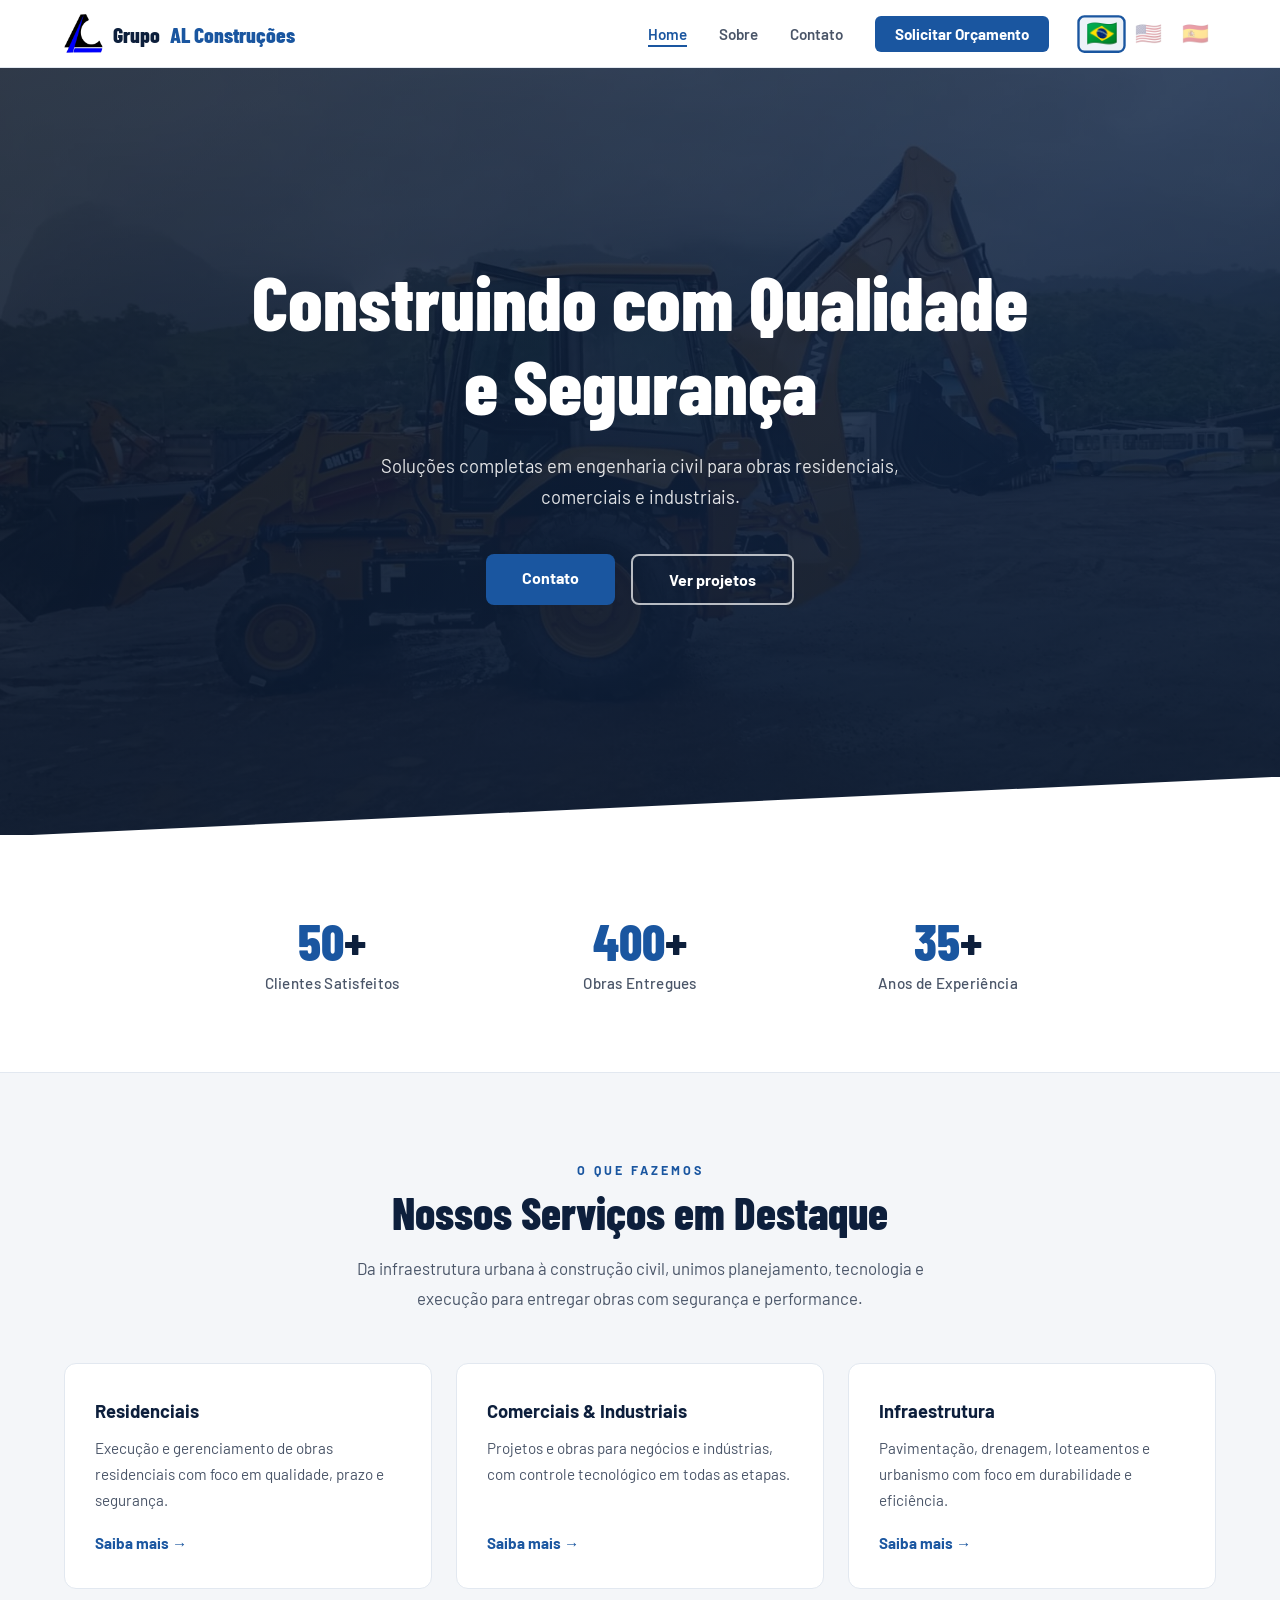
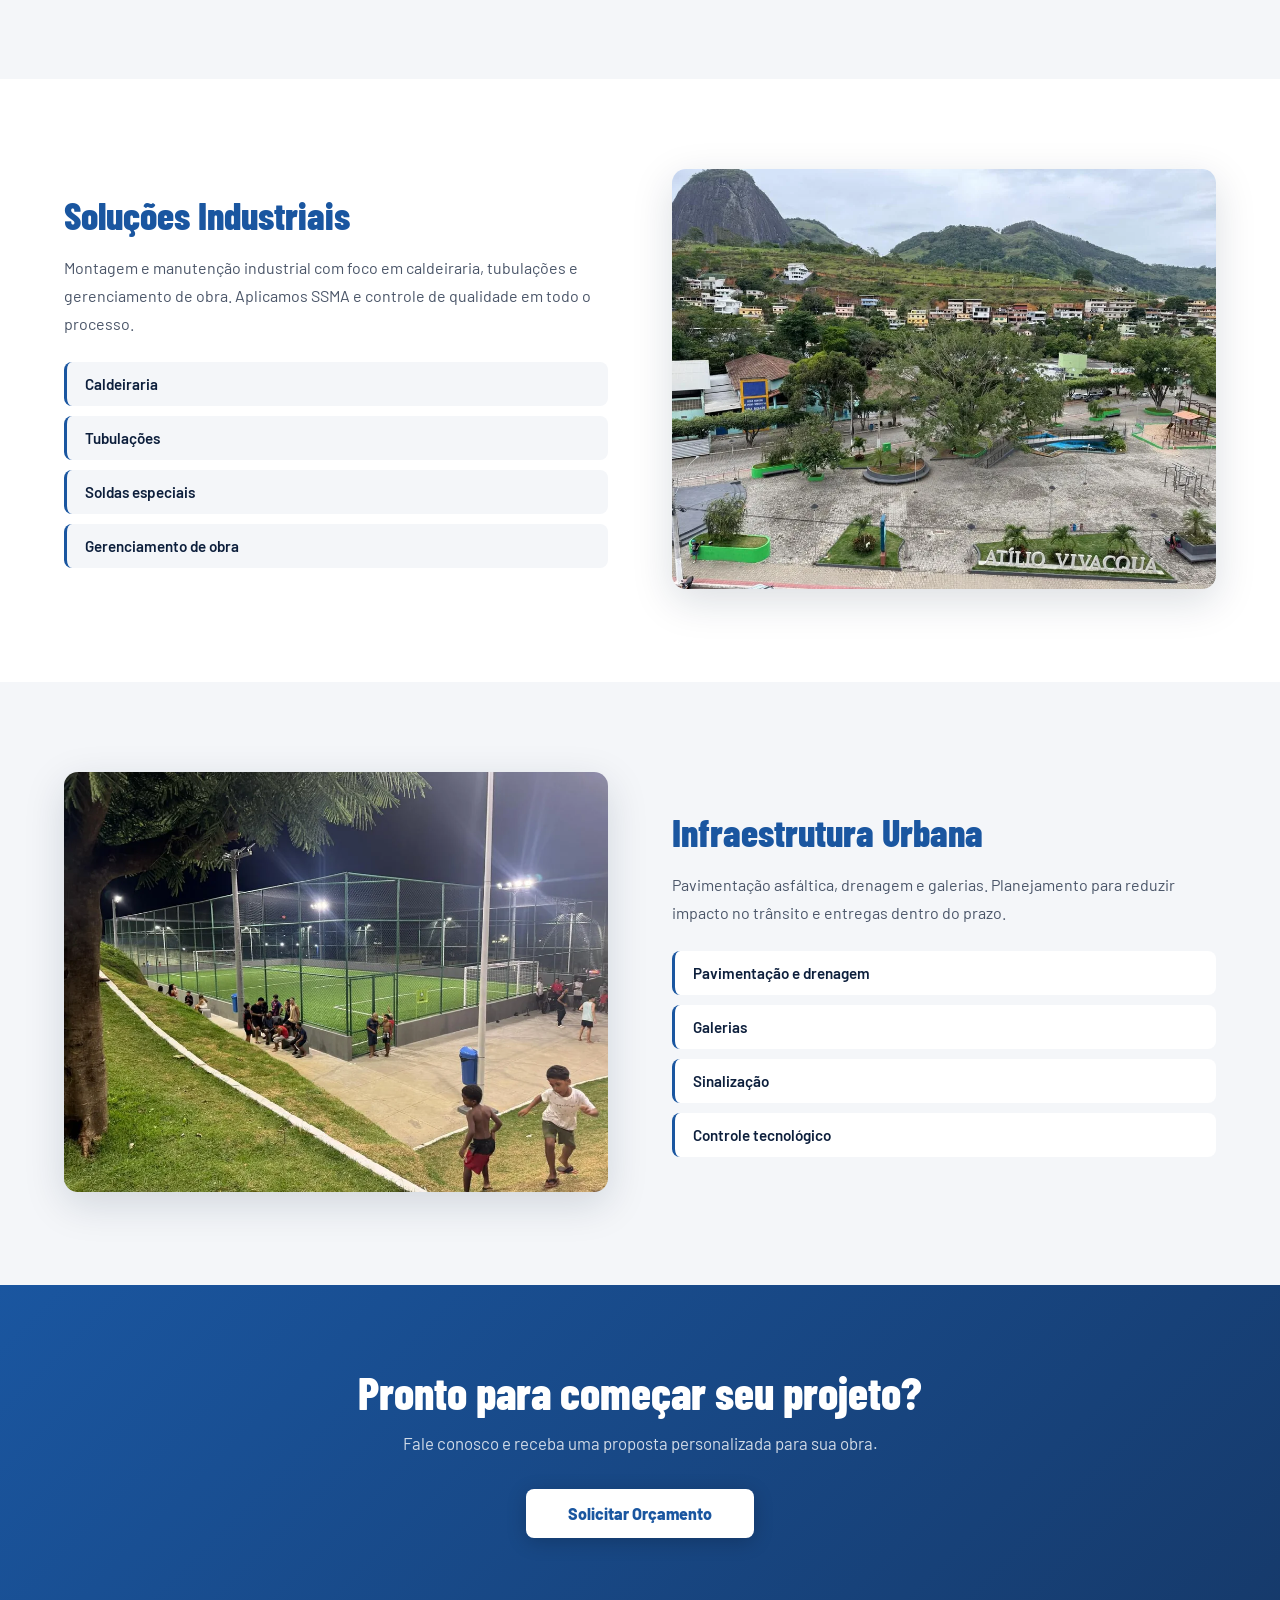
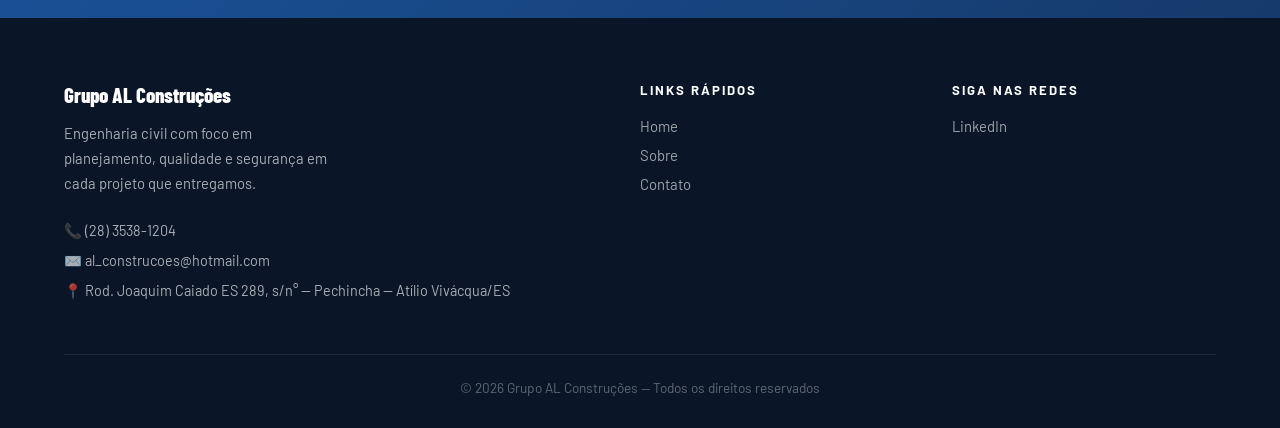
<file: index.html>
<!DOCTYPE html>
<html lang="pt-BR">
<head>
  <meta charset="UTF-8"/>
  <meta name="viewport" content="width=device-width, initial-scale=1.0"/>
  <title>Home | Grupo AL Construções</title>
  <meta name="description" content="Grupo AL Construções — Engenharia civil com foco em planejamento, qualidade e segurança. Obras residenciais, comerciais, industriais e infraestrutura urbana em Atílio Vivácqua/ES."/>
  <meta name="keywords" content="engenharia civil, construção, obras, infraestrutura, pavimentação, Atílio Vivácqua, Espírito Santo"/>
  <meta name="author" content="Grupo AL Construções"/>
  <meta name="robots" content="index, follow"/>
  <link rel="icon" type="image/x-icon" href="assets/images/favicon.ico"/>
  <link rel="icon" type="image/png" sizes="192x192" href="assets/images/favicon-192.png"/>
  <link rel="apple-touch-icon" sizes="180x180" href="assets/images/apple-touch-icon.png"/>
  <link rel="canonical" href="https://grupoalconstrucoes.com.br/"/>

  <!-- Open Graph -->
  <meta property="og:type" content="website"/>
  <meta property="og:url" content="https://grupoalconstrucoes.com.br/"/>
  <meta property="og:title" content="Grupo AL Construções | Engenharia Civil"/>
  <meta property="og:description" content="Mais de 35 anos construindo com qualidade, segurança e compromisso. Obras residenciais, comerciais e infraestrutura urbana no ES."/>
  <meta property="og:image" content="https://grupoalconstrucoes.com.br/assets/images/hero-home.webp"/>
  <meta property="og:locale" content="pt_BR"/>
  <meta property="og:site_name" content="Grupo AL Construções"/>

  <!-- Twitter Card -->
  <meta name="twitter:card" content="summary_large_image"/>
  <meta name="twitter:title" content="Grupo AL Construções | Engenharia Civil"/>
  <meta name="twitter:description" content="Mais de 35 anos construindo com qualidade, segurança e compromisso no ES."/>
  <meta name="twitter:image" content="https://grupoalconstrucoes.com.br/assets/images/hero-home.webp"/>

  <link href="https://fonts.googleapis.com/css2?family=Barlow:wght@400;500;600;700;800&family=Barlow+Condensed:wght@600;700;800&display=swap" rel="stylesheet"/>
  <link rel="stylesheet" href="assets/css/style.css"/>
</head>

<body data-page="home">

  <nav id="navbar"></nav>

  <!-- HERO -->
  <section class="hero-home">
    <div class="hero-bg" style="background-image:url('assets/images/hero-home.webp');"></div>
    <div class="hero-overlay"></div>
    <div class="hero-home-content">
      <h1 data-i18n="hero_title_home">Construindo com <em>Qualidade</em> e <em>Segurança</em></h1>
      <p data-i18n="hero_sub_home">Soluções completas em engenharia civil para obras residenciais, comerciais e industriais.</p>
      <div class="hero-btns">
        <a href="contato.html" class="btn-primary" data-i18n="hero_btn_contact">Contato</a>
        <a href="sobre.html"   class="btn-outline"  data-i18n="hero_btn_projects">Ver projetos</a>
      </div>
    </div>
  </section>

  <!-- STATS -->
  <section class="stats">
    <div class="stats-grid">
      <div class="stat-item">
        <div class="stat-num"><span data-i18n="stat_1_num">50</span>+</div>
        <div class="stat-label" data-i18n="stat_1_label">Clientes Satisfeitos</div>
      </div>
      <div class="stat-item">
        <div class="stat-num"><span data-i18n="stat_2_num">400</span>+</div>
        <div class="stat-label" data-i18n="stat_2_label">Obras Entregues</div>
      </div>
      <div class="stat-item">
        <div class="stat-num"><span data-i18n="stat_4_num">35</span>+</div>
        <div class="stat-label" data-i18n="stat_4_label">Anos de Experiência</div>
      </div>
    </div>
  </section>

  <!-- SERVIÇOS EM DESTAQUE -->
  <section class="services">
    <div class="inner">
      <div class="services-header">
        <span class="section-label" data-i18n="srv_label">O que fazemos</span>
        <h2 class="section-title" data-i18n="srv_title">Nossos Serviços em Destaque</h2>
        <p class="section-sub" data-i18n="srv_sub">Da infraestrutura urbana à construção civil, unimos planejamento, tecnologia e execução para entregar obras com segurança e performance.</p>
      </div>
      <div class="services-grid">
        <div class="service-card">
          <h3 data-i18n="srv_1_title">Residenciais</h3>
          <p data-i18n="srv_1_text">Execução e gerenciamento de obras residenciais com foco em qualidade, prazo e segurança.</p>
          <a href="sobre.html" class="service-link" data-i18n="srv_link">Saiba mais</a>
        </div>
        <div class="service-card">
          <h3 data-i18n="srv_2_title">Comerciais & Industriais</h3>
          <p data-i18n="srv_2_text">Projetos e obras para negócios e indústrias, com controle tecnológico em todas as etapas.</p>
          <a href="sobre.html" class="service-link" data-i18n="srv_link">Saiba mais</a>
        </div>
        <div class="service-card">
          <h3 data-i18n="srv_3_title">Infraestrutura</h3>
          <p data-i18n="srv_3_text">Pavimentação, drenagem, loteamentos e urbanismo com foco em durabilidade e eficiência.</p>
          <a href="sobre.html" class="service-link" data-i18n="srv_link">Saiba mais</a>
        </div>
      </div>
    </div>
  </section>

  <!-- DETALHE: SOLUÇÕES INDUSTRIAIS -->
  <section class="service-detail" style="padding: 90px 5%;">
    <div class="service-detail-inner">
      <div class="service-detail-text">
        <h2 data-i18n="det_1_title">Soluções Industriais</h2>
        <p data-i18n="det_1_text">Montagem e manutenção industrial com foco em caldeiraria, tubulações e gerenciamento de obra. Aplicamos SSMA e controle de qualidade em todo o processo.</p>
        <div class="service-tags">
          <div class="service-tag" data-i18n="det_1_tag_1">Caldeiraria</div>
          <div class="service-tag" data-i18n="det_1_tag_2">Tubulações</div>
          <div class="service-tag" data-i18n="det_1_tag_3">Soldas especiais</div>
          <div class="service-tag" data-i18n="det_1_tag_4">Gerenciamento de obra</div>
        </div>
      </div>
      <div class="service-detail-img">
        <img src="assets/images/obras/industrial.webp" alt="Soluções Industriais" loading="lazy"/>
      </div>
    </div>
  </section>

  <!-- DETALHE: INFRAESTRUTURA URBANA -->
  <section class="service-detail alt" style="padding: 90px 5%;">
    <div class="service-detail-inner">
      <div class="service-detail-text">
        <h2 data-i18n="det_2_title">Infraestrutura Urbana</h2>
        <p data-i18n="det_2_text">Pavimentação asfáltica, drenagem e galerias. Planejamento para reduzir impacto no trânsito e entregas dentro do prazo.</p>
        <div class="service-tags">
          <div class="service-tag" data-i18n="det_2_tag_1">Pavimentação e drenagem</div>
          <div class="service-tag" data-i18n="det_2_tag_2">Galerias</div>
          <div class="service-tag" data-i18n="det_2_tag_3">Sinalização</div>
          <div class="service-tag" data-i18n="det_2_tag_4">Controle tecnológico</div>
        </div>
      </div>
      <div class="service-detail-img">
        <img src="assets/images/obras/infraestrutura.webp" alt="Infraestrutura Urbana" loading="lazy"/>
      </div>
    </div>
  </section>

  <!-- CTA -->
  <section class="cta-banner">
    <h2 data-i18n="cta_title">Pronto para começar seu projeto?</h2>
    <p data-i18n="cta_sub">Fale conosco e receba uma proposta personalizada para sua obra.</p>
    <a href="contato.html" class="btn-cta" data-i18n="cta_btn">Solicitar Orçamento</a>
  </section>

  <footer id="footer"></footer>

  <script src="assets/js/main.js"></script>
  <script>
    // Traduções específicas da Home — adicionadas ao objeto T do main.js
    document.addEventListener('DOMContentLoaded', () => {
      const extra = {
        pt: {
          hero_btn_contact: "Contato", hero_btn_projects: "Ver projetos",
          stat_1_num:"50",  stat_1_label:"Clientes Satisfeitos",
          stat_2_num:"400", stat_2_label:"Obras Entregues",
          stat_4_num:"35",  stat_4_label:"Anos de Experiência",
          srv_label:"O que fazemos", srv_title:"Nossos Serviços em Destaque",
          srv_sub:"Da infraestrutura urbana à construção civil, unimos planejamento, tecnologia e execução para entregar obras com segurança e performance.",
          srv_1_title:"Residenciais",           srv_1_text:"Execução e gerenciamento de obras residenciais com foco em qualidade, prazo e segurança.",
          srv_2_title:"Comerciais & Industriais",srv_2_text:"Projetos e obras para negócios e indústrias, com controle tecnológico em todas as etapas.",
          srv_3_title:"Infraestrutura",          srv_3_text:"Pavimentação, drenagem, loteamentos e urbanismo com foco em durabilidade e eficiência.",
          srv_link:"Saiba mais",
          det_1_title:"Soluções Industriais",
          det_1_text:"Montagem e manutenção industrial com foco em caldeiraria, tubulações e gerenciamento de obra. Aplicamos SSMA e controle de qualidade em todo o processo.",
          det_1_tag_1:"Caldeiraria", det_1_tag_2:"Tubulações", det_1_tag_3:"Soldas especiais", det_1_tag_4:"Gerenciamento de obra",
          det_2_title:"Infraestrutura Urbana",
          det_2_text:"Pavimentação asfáltica, drenagem e galerias. Planejamento para reduzir impacto no trânsito e entregas dentro do prazo.",
          det_2_tag_1:"Pavimentação e drenagem", det_2_tag_2:"Galerias", det_2_tag_3:"Sinalização", det_2_tag_4:"Controle tecnológico",
        },
        en: {
          hero_btn_contact: "Contact", hero_btn_projects: "View projects",
          stat_1_num:"50",  stat_1_label:"Satisfied Clients",
          stat_2_num:"400", stat_2_label:"Delivered Projects",
          stat_4_num:"35",  stat_4_label:"Years of Experience",
          srv_label:"What we do", srv_title:"Our Featured Services",
          srv_sub:"From urban infrastructure to civil construction, we combine planning, technology and execution to deliver safe, high-performance projects.",
          srv_1_title:"Residential",             srv_1_text:"Execution and management of residential construction projects focused on quality, deadlines and safety.",
          srv_2_title:"Commercial & Industrial",  srv_2_text:"Projects and construction for businesses and industries, with technological control at every stage.",
          srv_3_title:"Infrastructure",           srv_3_text:"Paving, drainage, land development and urban planning focused on durability and efficiency.",
          srv_link:"Learn more",
          det_1_title:"Industrial Solutions",
          det_1_text:"Industrial assembly and maintenance focused on boilermaking, piping and project management. We apply SSMA and quality control throughout the process.",
          det_1_tag_1:"Boilermaking", det_1_tag_2:"Piping", det_1_tag_3:"Special welding", det_1_tag_4:"Project management",
          det_2_title:"Urban Infrastructure",
          det_2_text:"Asphalt paving, drainage and galleries. Planning to reduce traffic impact and deliver on time.",
          det_2_tag_1:"Paving and drainage", det_2_tag_2:"Galleries", det_2_tag_3:"Signage", det_2_tag_4:"Technological control",
        },
        es: {
          hero_btn_contact: "Contacto", hero_btn_projects: "Ver proyectos",
          stat_1_num:"50",  stat_1_label:"Clientes Satisfechos",
          stat_2_num:"400", stat_2_label:"Obras Entregadas",
          stat_4_num:"35",  stat_4_label:"Años de Experiencia",
          srv_label:"Lo que hacemos", srv_title:"Nuestros Servicios Destacados",
          srv_sub:"Desde la infraestructura urbana hasta la construcción civil, unimos planificación, tecnología y ejecución para entregar obras con seguridad y rendimiento.",
          srv_1_title:"Residenciales",              srv_1_text:"Ejecución y gestión de obras residenciales con foco en calidad, plazos y seguridad.",
          srv_2_title:"Comerciales & Industriales",  srv_2_text:"Proyectos y obras para negocios e industrias, con control tecnológico en todas las etapas.",
          srv_3_title:"Infraestructura",             srv_3_text:"Pavimentación, drenaje, loteos y urbanismo con enfoque en durabilidad y eficiencia.",
          srv_link:"Más información",
          det_1_title:"Soluciones Industriales",
          det_1_text:"Montaje y mantenimiento industrial con enfoque en calderería, tuberías y gestión de obra. Aplicamos SSMA y control de calidad en todo el proceso.",
          det_1_tag_1:"Calderería", det_1_tag_2:"Tuberías", det_1_tag_3:"Soldaduras especiales", det_1_tag_4:"Gestión de obra",
          det_2_title:"Infraestructura Urbana",
          det_2_text:"Pavimentación asfáltica, drenaje y galerías. Planificación para reducir el impacto en el tráfico y entregas dentro del plazo.",
          det_2_tag_1:"Pavimentación y drenaje", det_2_tag_2:"Galerías", det_2_tag_3:"Señalización", det_2_tag_4:"Control tecnológico",
        }
      };

      // Mescla as traduções extras no objeto T do main.js
      ['pt','en','es'].forEach(lang => Object.assign(T[lang], extra[lang]));

      // Reaplicar idioma atual após mesclar
      applyLang();
    });
  </script>

</body>
</html>
</file>
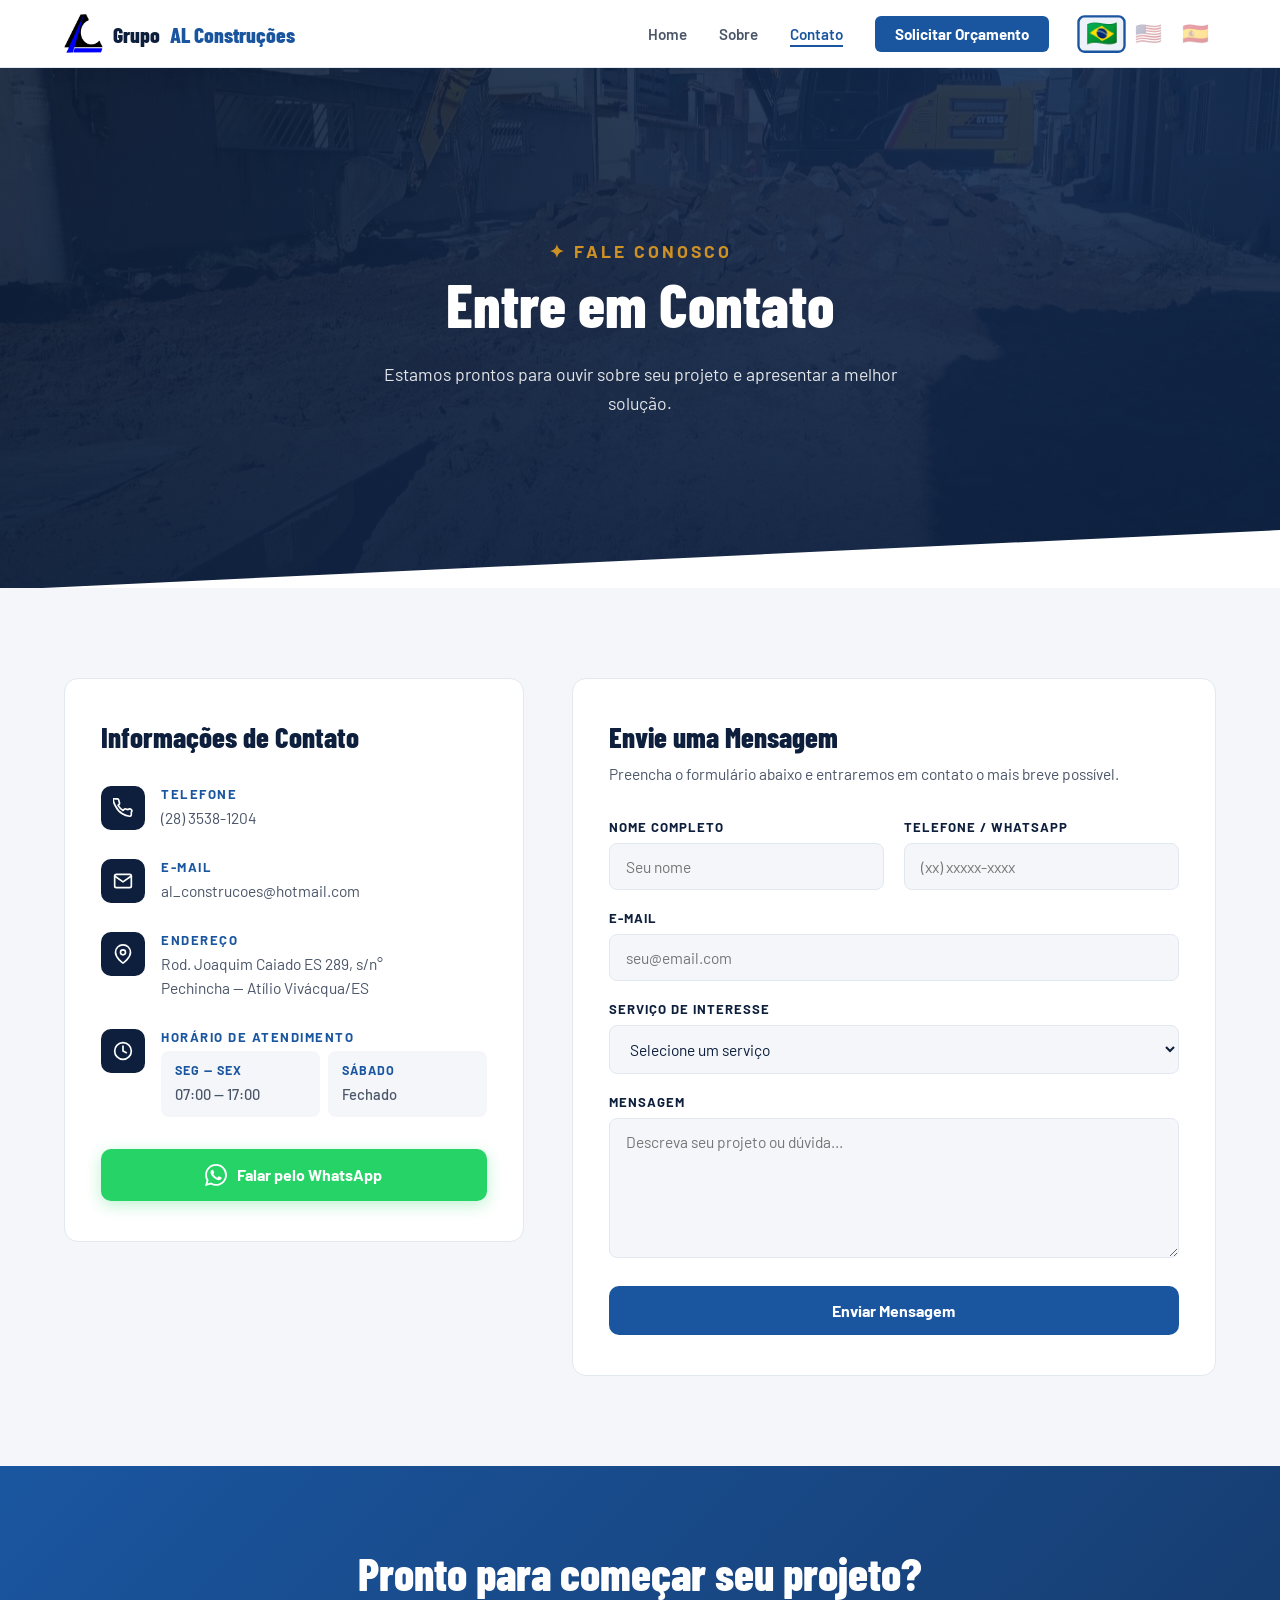
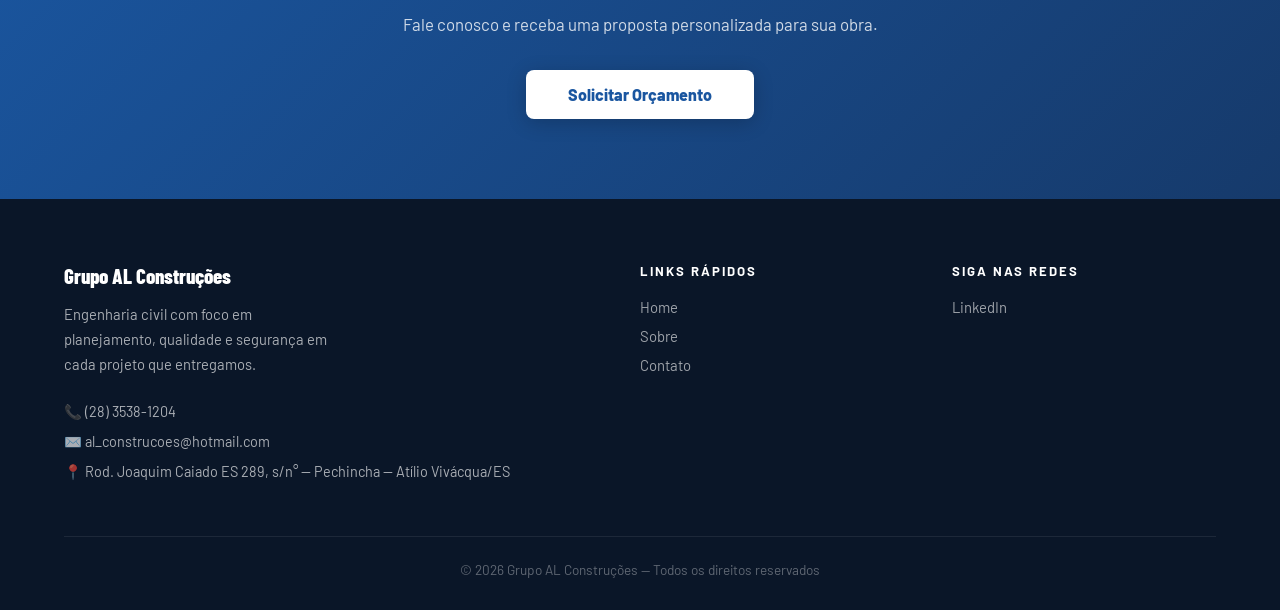
<file: contato.html>
<!DOCTYPE html>
<html lang="pt-BR">
<head>
  <meta charset="UTF-8"/>
  <meta name="viewport" content="width=device-width, initial-scale=1.0"/>
  <title>Contato | Grupo AL Construções</title>
  <meta name="description" content="Entre em contato com o Grupo AL Construções. Solicite um orçamento para sua obra. Tel: (28) 3538-1204 — Rod. Joaquim Caiado ES 289, Atílio Vivácqua/ES."/>
  <meta name="keywords" content="contato, orçamento, obras, engenharia civil, Grupo AL Construções, Atílio Vivácqua"/>
  <meta name="author" content="Grupo AL Construções"/>
  <meta name="robots" content="index, follow"/>
  <link rel="icon" type="image/x-icon" href="assets/images/favicon.ico"/>
  <link rel="icon" type="image/png" sizes="192x192" href="assets/images/favicon-192.png"/>
  <link rel="apple-touch-icon" sizes="180x180" href="assets/images/apple-touch-icon.png"/>
  <link rel="canonical" href="https://grupoalconstrucoes.com.br/contato.html"/>

  <!-- Open Graph -->
  <meta property="og:type" content="website"/>
  <meta property="og:url" content="https://grupoalconstrucoes.com.br/contato.html"/>
  <meta property="og:title" content="Contato | Grupo AL Construções"/>
  <meta property="og:description" content="Fale conosco e solicite um orçamento personalizado para sua obra. Estamos prontos para atender você."/>
  <meta property="og:image" content="https://grupoalconstrucoes.com.br/assets/images/hero-home.webp"/>
  <meta property="og:locale" content="pt_BR"/>
  <meta property="og:site_name" content="Grupo AL Construções"/>

  <!-- Twitter Card -->
  <meta name="twitter:card" content="summary_large_image"/>
  <meta name="twitter:title" content="Contato | Grupo AL Construções"/>
  <meta name="twitter:description" content="Fale conosco e solicite um orçamento personalizado para sua obra."/>
  <meta name="twitter:image" content="https://grupoalconstrucoes.com.br/assets/images/hero-home.webp"/>

  <link href="https://fonts.googleapis.com/css2?family=Barlow:wght@400;500;600;700;800&family=Barlow+Condensed:wght@600;700;800&display=swap" rel="stylesheet"/>
  <link rel="stylesheet" href="assets/css/style.css"/>
</head>

<body data-page="contato">

  <nav id="navbar"></nav>

  <!-- HERO -->
  <section class="hero">
    <div class="hero-bg hero-bg-contato"></div>
    <div class="hero-overlay"></div>
    <div class="hero-content">
      <p class="hero-eyebrow" data-i18n="hero_eyebrow_contato">✦ Fale Conosco</p>
      <h1 data-i18n="hero_title_contato">Entre em Contato</h1>
      <p data-i18n="hero_sub_contato">Estamos prontos para ouvir sobre seu projeto e apresentar a melhor solução.</p>
    </div>
  </section>

  <!-- CONTATO -->
  <section class="contato-section">
    <div class="contato-grid">

      <!-- INFO -->
      <div class="info-card">
        <h2 data-i18n="contact_info_title">Informações de Contato</h2>

        <div class="info-item">
          <div class="info-icon">
            <svg width="20" height="20" viewBox="0 0 24 24" fill="none" stroke="white" stroke-width="2" stroke-linecap="round" stroke-linejoin="round"><path d="M22 16.92v3a2 2 0 01-2.18 2 19.79 19.79 0 01-8.63-3.07A19.5 19.5 0 013.07 9.81a19.79 19.79 0 01-3.07-8.68A2 2 0 012 1h3a2 2 0 012 1.72c.127.96.361 1.903.7 2.81a2 2 0 01-.45 2.11L6.09 8.91a16 16 0 006 6l1.27-1.27a2 2 0 012.11-.45c.907.339 1.85.573 2.81.7A2 2 0 0122 16.92z"/></svg>
          </div>
          <div class="info-text">
            <strong data-i18n="contact_phone_label">Telefone</strong>
            <a href="tel:+552835381204">(28) 3538-1204</a>
          </div>
        </div>

        <div class="info-item">
          <div class="info-icon">
            <svg width="20" height="20" viewBox="0 0 24 24" fill="none" stroke="white" stroke-width="2" stroke-linecap="round" stroke-linejoin="round"><path d="M4 4h16c1.1 0 2 .9 2 2v12c0 1.1-.9 2-2 2H4c-1.1 0-2-.9-2-2V6c0-1.1.9-2 2-2z"/><polyline points="22,6 12,13 2,6"/></svg>
          </div>
          <div class="info-text">
            <strong data-i18n="contact_email_label">E-mail</strong>
            <a href="mailto:al_construcoes@hotmail.com">al_construcoes@hotmail.com</a>
          </div>
        </div>

        <div class="info-item">
          <div class="info-icon">
            <svg width="20" height="20" viewBox="0 0 24 24" fill="none" stroke="white" stroke-width="2" stroke-linecap="round" stroke-linejoin="round"><path d="M21 10c0 7-9 13-9 13s-9-6-9-13a9 9 0 0118 0z"/><circle cx="12" cy="10" r="3"/></svg>
          </div>
          <div class="info-text">
            <strong data-i18n="contact_addr_label">Endereço</strong>
            <span>Rod. Joaquim Caiado ES 289, s/n°<br>Pechincha — Atílio Vivácqua/ES</span>
          </div>
        </div>

        <div class="info-item">
          <div class="info-icon">
            <svg width="20" height="20" viewBox="0 0 24 24" fill="none" stroke="white" stroke-width="2" stroke-linecap="round" stroke-linejoin="round"><circle cx="12" cy="12" r="10"/><polyline points="12 6 12 12 16 14"/></svg>
          </div>
          <div class="info-text">
            <strong data-i18n="contact_hours_label">Horário de Atendimento</strong>
            <div class="horario-grid">
              <div class="horario-item">
                <span class="dia" data-i18n="contact_weekdays">Seg — Sex</span>
                <span class="hora">07:00 — 17:00</span>
              </div>
              <div class="horario-item">
                <span class="dia" data-i18n="contact_saturday">Sábado</span>
                <span class="hora" data-i18n="contact_saturday_hours">Fechado</span>
              </div>
            </div>
          </div>
        </div>

        <!-- BOTÃO WHATSAPP -->
        <!-- ⚠️ Substitua o número abaixo pelo WhatsApp real do cliente -->
        <!-- Formato: 55 + DDD + número (sem espaços ou traços) -->
        <a href="https://wa.me/5528999295909" target="_blank" class="btn-whatsapp">
          <svg viewBox="0 0 24 24" xmlns="http://www.w3.org/2000/svg">
            <path d="M17.472 14.382c-.297-.149-1.758-.867-2.03-.967-.273-.099-.471-.148-.67.15-.197.297-.767.966-.94 1.164-.173.199-.347.223-.644.075-.297-.15-1.255-.463-2.39-1.475-.883-.788-1.48-1.761-1.653-2.059-.173-.297-.018-.458.13-.606.134-.133.298-.347.446-.52.149-.174.198-.298.298-.497.099-.198.05-.371-.025-.52-.075-.149-.669-1.612-.916-2.207-.242-.579-.487-.5-.669-.51-.173-.008-.371-.01-.57-.01-.198 0-.52.074-.792.372-.272.297-1.04 1.016-1.04 2.479 0 1.462 1.065 2.875 1.213 3.074.149.198 2.096 3.2 5.077 4.487.709.306 1.262.489 1.694.625.712.227 1.36.195 1.871.118.571-.085 1.758-.719 2.006-1.413.248-.694.248-1.289.173-1.413-.074-.124-.272-.198-.57-.347m-5.421 7.403h-.004a9.87 9.87 0 01-5.031-1.378l-.361-.214-3.741.982.998-3.648-.235-.374a9.86 9.86 0 01-1.51-5.26c.001-5.45 4.436-9.884 9.888-9.884 2.64 0 5.122 1.03 6.988 2.898a9.825 9.825 0 012.893 6.994c-.003 5.45-4.437 9.884-9.885 9.884m8.413-18.297A11.815 11.815 0 0012.05 0C5.495 0 .16 5.335.157 11.892c0 2.096.547 4.142 1.588 5.945L.057 24l6.305-1.654a11.882 11.882 0 005.683 1.448h.005c6.554 0 11.89-5.335 11.893-11.893a11.821 11.821 0 00-3.48-8.413z"/>
          </svg>
          <span data-i18n="contact_whatsapp_btn">Falar pelo WhatsApp</span>
        </a>
      </div>

      <!-- FORMULÁRIO -->
      <div class="form-card">
        <h2 data-i18n="contact_form_title">Envie uma Mensagem</h2>
        <p data-i18n="contact_form_sub">Preencha o formulário abaixo e entraremos em contato o mais breve possível.</p>

        <form id="contact-form">
          <!-- Honeypot anti-spam: campo invisível, se preenchido = robô -->
          <input type="text" name="_honeypot" style="display:none" tabindex="-1" autocomplete="off"/>

          <div class="form-row">
            <div class="form-group">
              <label data-i18n="form_name">Nome completo</label>
              <input type="text" name="nome" placeholder="Seu nome" required/>
            </div>
            <div class="form-group">
              <label data-i18n="form_phone">Telefone / WhatsApp</label>
              <input type="tel" name="telefone" placeholder="(xx) xxxxx-xxxx"/>
            </div>
          </div>
          <div class="form-row">
            <div class="form-group full">
              <label data-i18n="form_email">E-mail</label>
              <input type="email" name="email" placeholder="seu@email.com" required/>
            </div>
          </div>
          <div class="form-row">
            <div class="form-group full">
              <label data-i18n="form_service">Serviço de interesse</label>
              <select name="servico">
                <option value="" data-i18n="form_service_placeholder">Selecione um serviço</option>
                <option data-i18n="form_service_1">Obras Residenciais</option>
                <option data-i18n="form_service_2">Obras Comerciais & Industriais</option>
                <option data-i18n="form_service_3">Infraestrutura Urbana</option>
                <option data-i18n="form_service_other">Outro</option>
              </select>
            </div>
          </div>
          <div class="form-row">
            <div class="form-group full">
              <label data-i18n="form_message">Mensagem</label>
              <textarea name="mensagem" placeholder="Descreva seu projeto ou dúvida..."></textarea>
            </div>
          </div>
          <button type="submit" class="btn-submit" data-i18n="form_submit">Enviar Mensagem</button>
        </form>

        <div class="form-success" id="form-success">
          <p data-i18n="form_success_msg">Mensagem enviada com sucesso! Entraremos em contato em breve.</p>
        </div>
      </div>

    </div>
  </section>

  <!-- CTA -->
  <section class="cta-banner">
    <h2 data-i18n="cta_title">Pronto para começar seu projeto?</h2>
    <p data-i18n="cta_sub">Fale conosco e receba uma proposta personalizada para sua obra.</p>
    <a href="#" onclick="window.scrollTo({top:0,behavior:'smooth'}); return false;" class="btn-cta" data-i18n="cta_btn">Solicitar Orçamento</a>
  </section>

  <footer id="footer"></footer>

  <script src="assets/js/main.js"></script>
  <script>
    document.addEventListener('DOMContentLoaded', () => {
      const extra = {
        pt: {
          contact_info_title: "Informações de Contato",
          contact_phone_label: "Telefone",
          contact_email_label: "E-mail",
          contact_addr_label: "Endereço",
          contact_hours_label: "Horário de Atendimento",
          contact_weekdays: "Seg — Sex",
          contact_saturday: "Sábado",
          contact_saturday_hours: "Fechado",
          contact_whatsapp_btn: "Falar pelo WhatsApp",
          contact_form_title: "Envie uma Mensagem",
          contact_form_sub: "Preencha o formulário abaixo e entraremos em contato o mais breve possível.",
          form_name: "Nome completo",
          form_phone: "Telefone / WhatsApp",
          form_email: "E-mail",
          form_service: "Serviço de interesse",
          form_service_placeholder: "Selecione um serviço",
          form_service_1: "Obras Residenciais",
          form_service_2: "Obras Comerciais & Industriais",
          form_service_3: "Infraestrutura Urbana",
          form_service_other: "Outro",
          form_message: "Mensagem",
          form_submit: "Enviar Mensagem",
          form_success_msg: "Mensagem enviada com sucesso! Entraremos em contato em breve.",
        },
        en: {
          contact_info_title: "Contact Information",
          contact_phone_label: "Phone",
          contact_email_label: "E-mail",
          contact_addr_label: "Address",
          contact_hours_label: "Opening Hours",
          contact_weekdays: "Mon — Fri",
          contact_saturday: "Saturday",
          contact_saturday_hours: "Closed",
          contact_whatsapp_btn: "Chat on WhatsApp",
          contact_form_title: "Send a Message",
          contact_form_sub: "Fill in the form below and we will get back to you as soon as possible.",
          form_name: "Full name",
          form_phone: "Phone / WhatsApp",
          form_email: "E-mail",
          form_service: "Service of interest",
          form_service_placeholder: "Select a service",
          form_service_1: "Residential Construction",
          form_service_2: "Commercial & Industrial",
          form_service_3: "Urban Infrastructure",
          form_service_other: "Other",
          form_message: "Message",
          form_submit: "Send Message",
          form_success_msg: "Message sent successfully! We will contact you shortly.",
        },
        es: {
          contact_info_title: "Información de Contacto",
          contact_phone_label: "Teléfono",
          contact_email_label: "Correo electrónico",
          contact_addr_label: "Dirección",
          contact_hours_label: "Horario de Atención",
          contact_weekdays: "Lun — Vie",
          contact_saturday: "Sábado",
          contact_saturday_hours: "Cerrado",
          contact_whatsapp_btn: "Hablar por WhatsApp",
          contact_form_title: "Envíe un Mensaje",
          contact_form_sub: "Complete el formulario y nos pondremos en contacto a la brevedad.",
          form_name: "Nombre completo",
          form_phone: "Teléfono / WhatsApp",
          form_email: "Correo electrónico",
          form_service: "Servicio de interés",
          form_service_placeholder: "Seleccione un servicio",
          form_service_1: "Obras Residenciales",
          form_service_2: "Obras Comerciales & Industriales",
          form_service_3: "Infraestructura Urbana",
          form_service_other: "Otro",
          form_message: "Mensaje",
          form_submit: "Enviar Mensaje",
          form_success_msg: "¡Mensaje enviado con éxito! Nos pondremos en contacto pronto.",
        }
      };

      ['pt','en','es'].forEach(lang => Object.assign(T[lang], extra[lang]));
      applyLang();

      // ── FORMSPREE — envio real do formulário ──
      // ⚠️ Substitua 'SEU_ID_AQUI' pelo ID gerado no formspree.io
      // Passo a passo: acesse formspree.io → New Form → copie o endpoint
      // Exemplo de endpoint: https://formspree.io/f/xpznkwvr
      const FORMSPREE_ENDPOINT = 'https://formspree.io/f/xaqpvaal';

      document.getElementById('contact-form').addEventListener('submit', async function(e) {
        e.preventDefault();

        // Honeypot: se o campo invisível foi preenchido, é spam — ignora
        if (this._honeypot && this._honeypot.value) return;

        const btn = this.querySelector('.btn-submit');
        const successBox = document.getElementById('form-success');

        // Feedback visual no botão
        btn.disabled = true;
        btn.textContent = '...';

        try {
          const response = await fetch(FORMSPREE_ENDPOINT, {
            method: 'POST',
            headers: { 'Accept': 'application/json' },
            body: new FormData(this)
          });

          if (response.ok) {
            successBox.classList.add('show');
            this.reset();
            setTimeout(() => successBox.classList.remove('show'), 6000);
          } else {
            alert('Erro ao enviar. Tente novamente ou entre em contato pelo telefone.');
          }
        } catch (err) {
          alert('Erro de conexão. Verifique sua internet e tente novamente.');
        } finally {
          btn.disabled = false;
          applyLang(); // restaura texto do botão no idioma correto
        }
      });
    });
  </script>

</body>
</html>
</file>
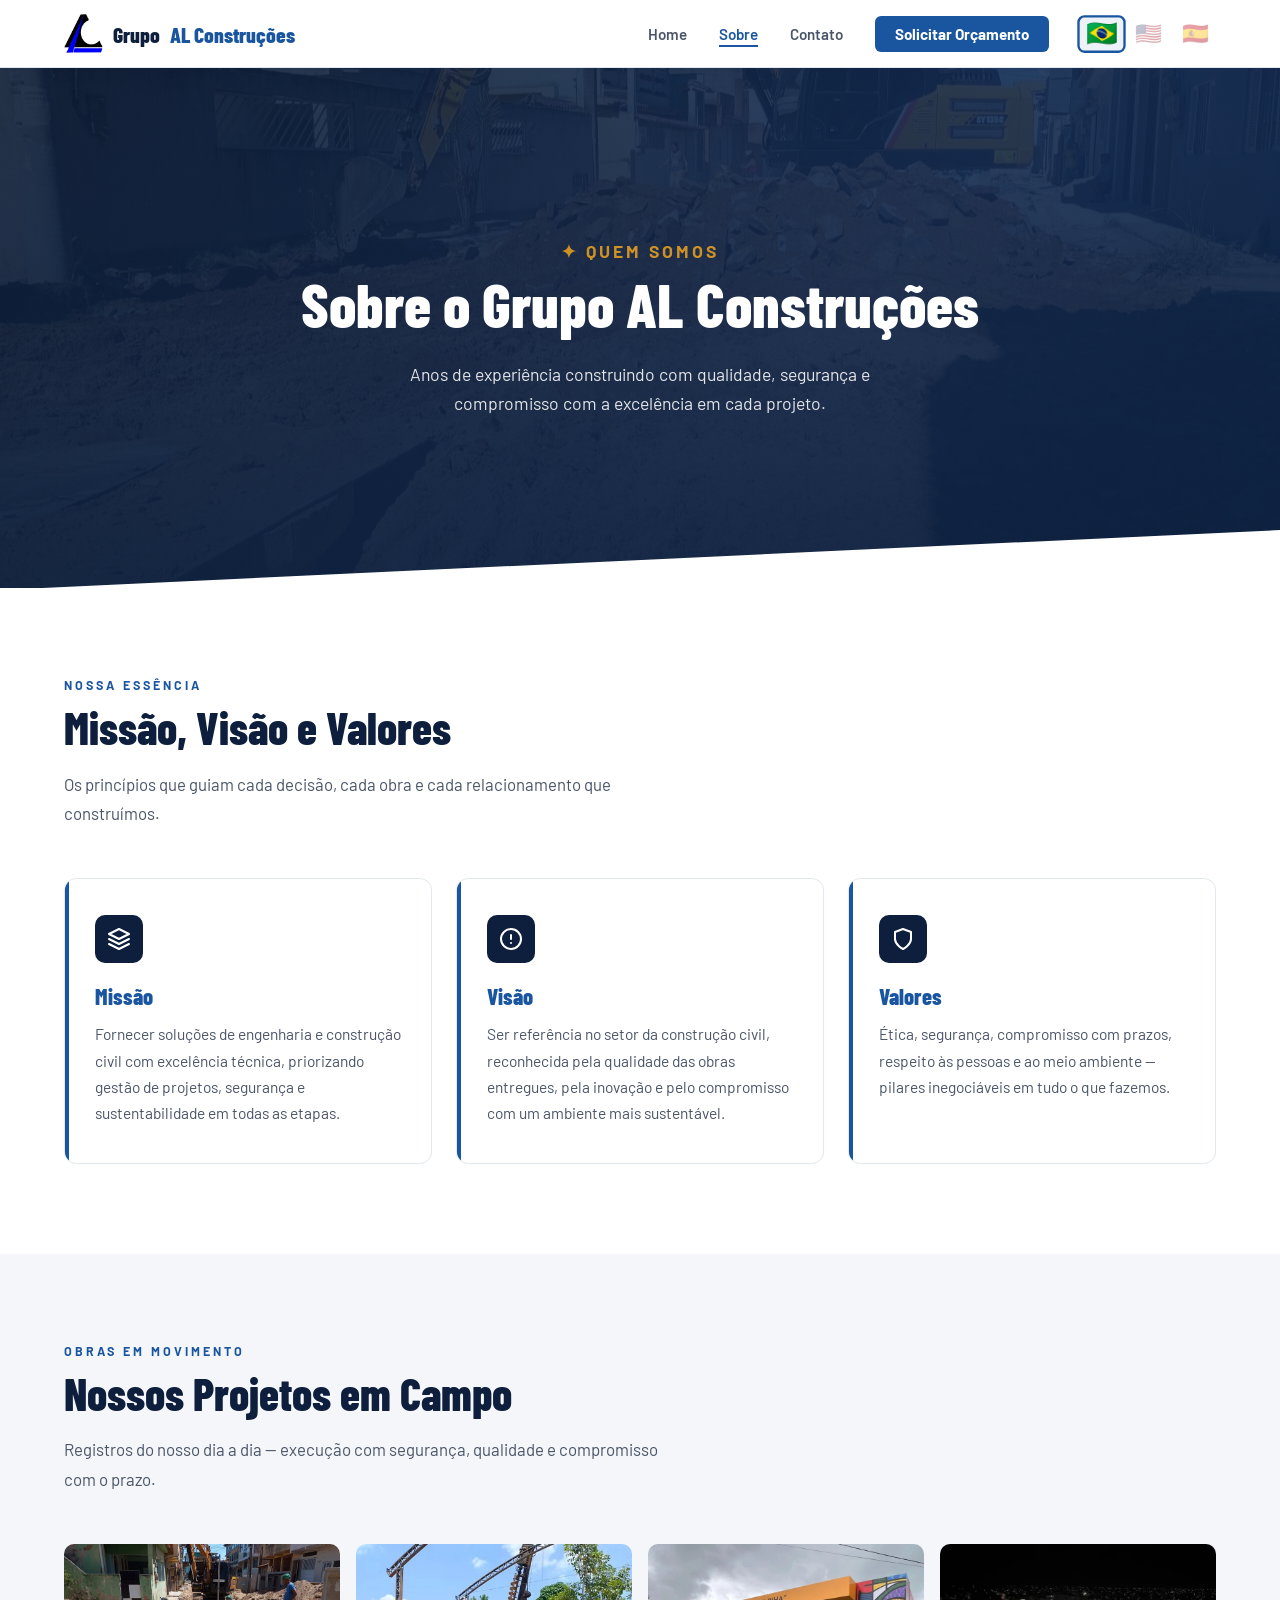
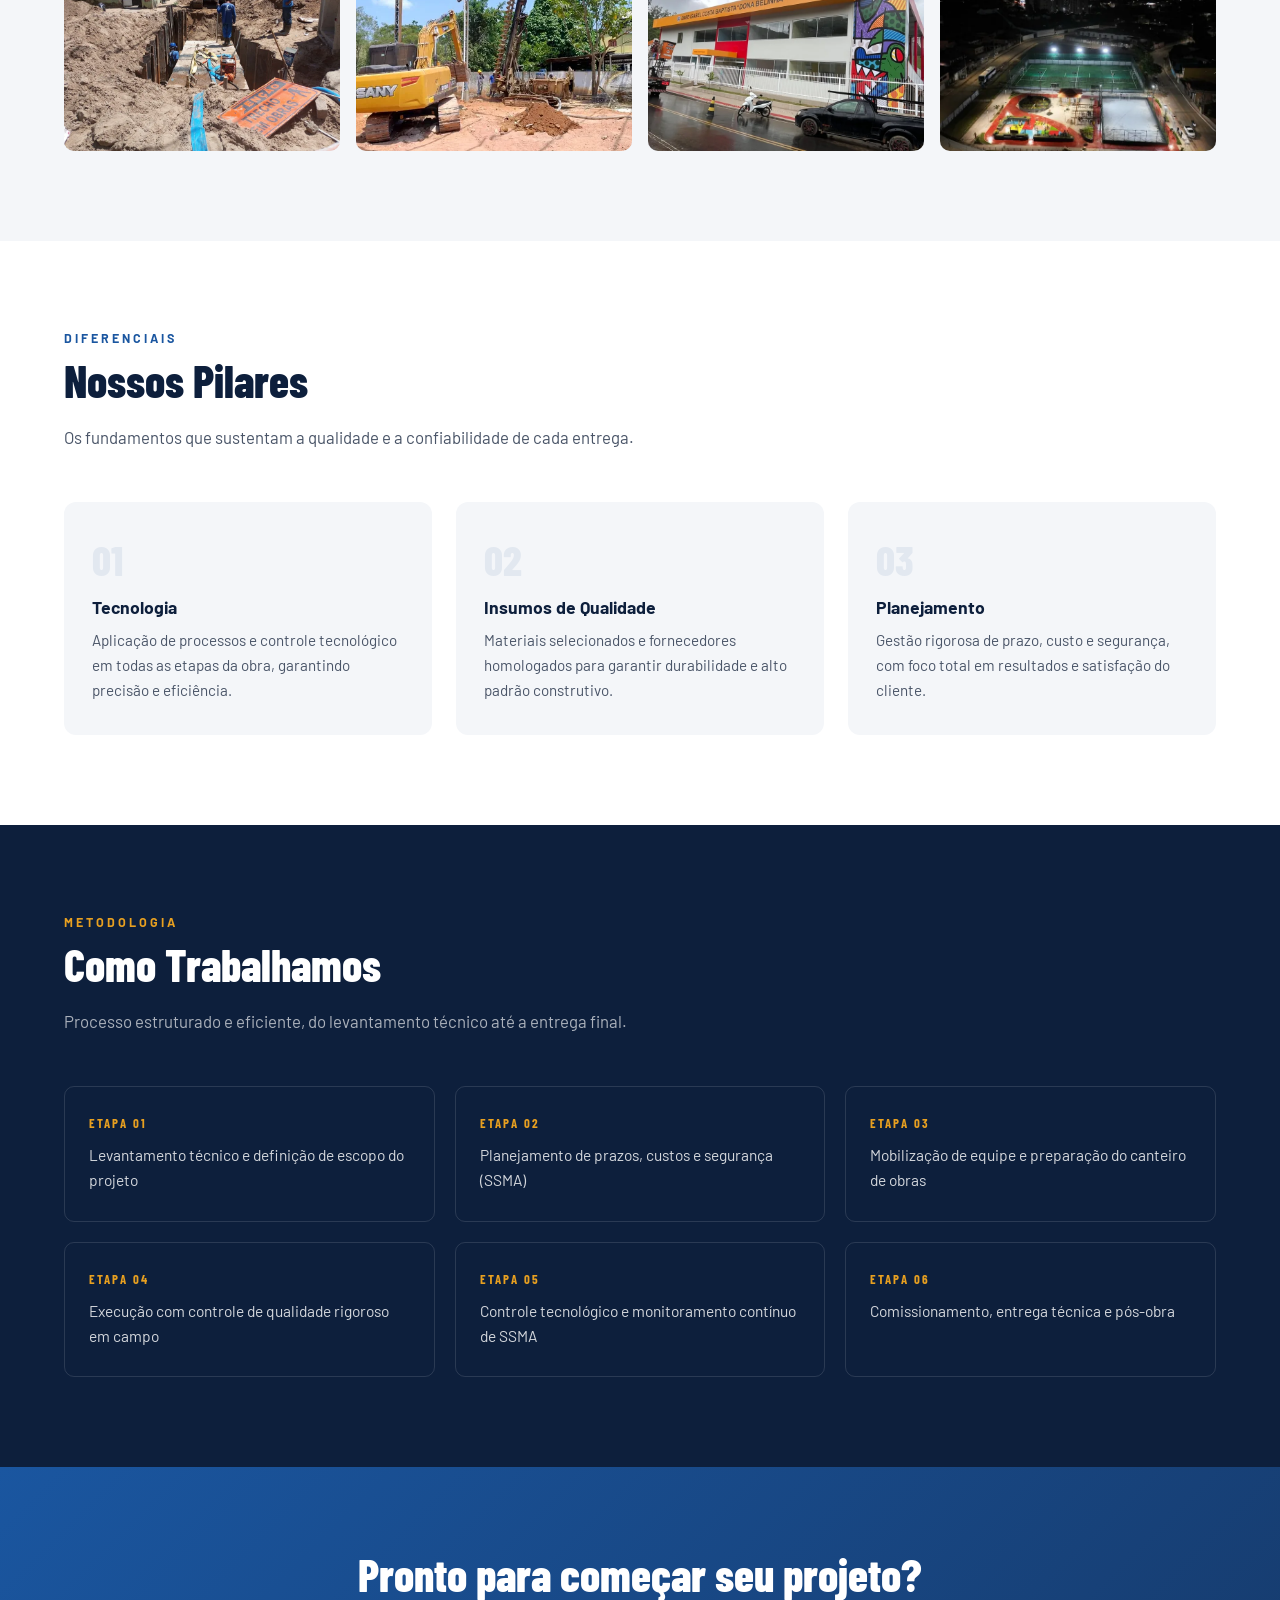
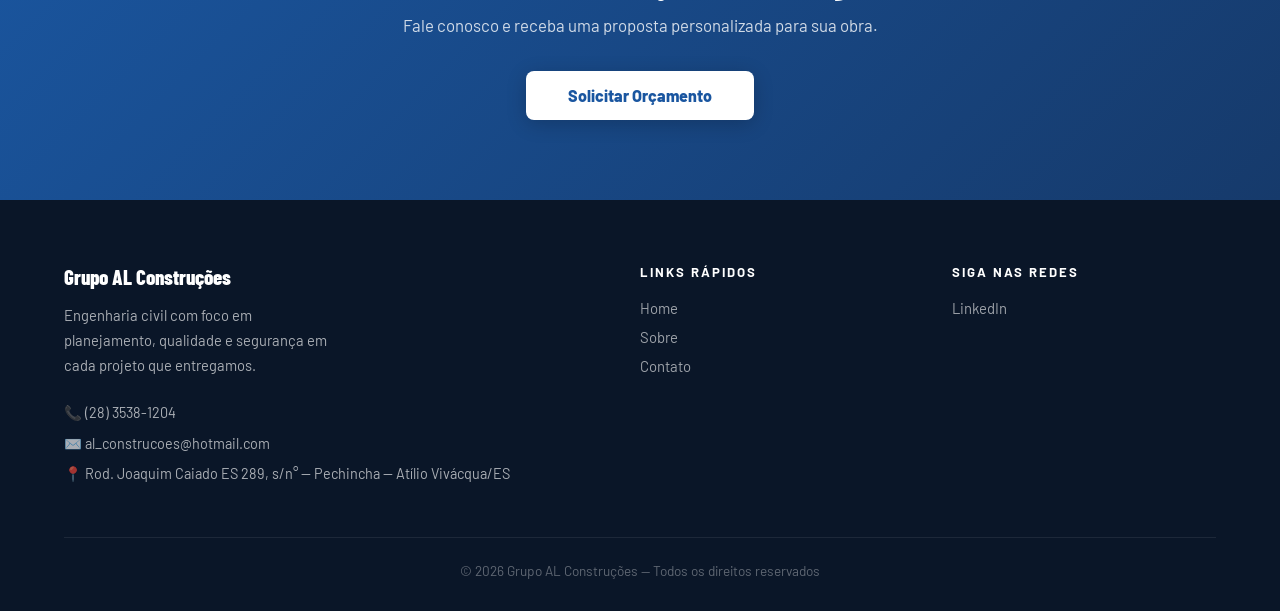
<file: sobre.html>
<!DOCTYPE html>
<html lang="pt-BR">
<head>
  <meta charset="UTF-8"/>
  <meta name="viewport" content="width=device-width, initial-scale=1.0"/>
  <title>Sobre | Grupo AL Construções</title>
  <meta name="description" content="Conheça o Grupo AL Construções — nossa missão, visão, valores e como trabalhamos. Mais de 35 anos de experiência em engenharia civil no Espírito Santo."/>
  <meta name="keywords" content="sobre, engenharia civil, missão, visão, valores, Grupo AL Construções, Atílio Vivácqua"/>
  <meta name="author" content="Grupo AL Construções"/>
  <meta name="robots" content="index, follow"/>
  <link rel="icon" type="image/x-icon" href="assets/images/favicon.ico"/>
  <link rel="icon" type="image/png" sizes="192x192" href="assets/images/favicon-192.png"/>
  <link rel="apple-touch-icon" sizes="180x180" href="assets/images/apple-touch-icon.png"/>
  <link rel="canonical" href="https://grupoalconstrucoes.com.br/sobre.html"/>

  <!-- Open Graph -->
  <meta property="og:type" content="website"/>
  <meta property="og:url" content="https://grupoalconstrucoes.com.br/sobre.html"/>
  <meta property="og:title" content="Sobre | Grupo AL Construções"/>
  <meta property="og:description" content="Conheça nossa história, missão e os valores que guiam cada obra que entregamos há mais de 35 anos."/>
  <meta property="og:image" content="https://grupoalconstrucoes.com.br/assets/images/hero-sobre.webp"/>
  <meta property="og:locale" content="pt_BR"/>
  <meta property="og:site_name" content="Grupo AL Construções"/>

  <!-- Twitter Card -->
  <meta name="twitter:card" content="summary_large_image"/>
  <meta name="twitter:title" content="Sobre | Grupo AL Construções"/>
  <meta name="twitter:description" content="Conheça nossa história, missão e os valores que guiam cada obra que entregamos."/>
  <meta name="twitter:image" content="https://grupoalconstrucoes.com.br/assets/images/hero-sobre.webp"/>

  <link href="https://fonts.googleapis.com/css2?family=Barlow:wght@400;500;600;700;800&family=Barlow+Condensed:wght@600;700;800&display=swap" rel="stylesheet"/>
  <link rel="stylesheet" href="assets/css/style.css"/>
</head>

<!-- data-page diz ao main.js qual link da navbar marcar como ativo -->
<body data-page="sobre">

  <!-- A navbar é injetada aqui pelo main.js -->
  <nav id="navbar"></nav>

  <!-- HERO -->
  <section class="hero">
    <div class="hero-bg" style="background-image:url('assets/images/hero-sobre.webp');"></div>
    <div class="hero-overlay"></div>
    <div class="hero-content">
      <p class="hero-eyebrow" data-i18n="hero_eyebrow_sobre">✦ Quem Somos</p>
      <h1 data-i18n="hero_title_sobre">Sobre a A.L. Construções LTDA</h1>
      <p data-i18n="hero_sub_sobre">Anos de experiência construindo com qualidade, segurança e compromisso com a excelência em cada projeto.</p>
    </div>
  </section>

  <!-- MISSÃO, VISÃO E VALORES -->
  <section class="mvv">
    <div class="inner">
      <span class="section-label" data-i18n="mvv_label">Nossa Essência</span>
      <h2 class="section-title" data-i18n="mvv_title">Missão, Visão e Valores</h2>
      <p class="section-sub" data-i18n="mvv_sub">Os princípios que guiam cada decisão, cada obra e cada relacionamento que construímos.</p>
      <div class="mvv-grid">
        <div class="mvv-card">
          <div class="mvv-icon"><svg viewBox="0 0 24 24"><path d="M12 2L2 7l10 5 10-5-10-5zM2 17l10 5 10-5M2 12l10 5 10-5"/></svg></div>
          <h3 data-i18n="mvv_m_title">Missão</h3>
          <p data-i18n="mvv_m_text">Fornecer soluções de engenharia e construção civil com excelência técnica, priorizando gestão de projetos, segurança e sustentabilidade em todas as etapas.</p>
        </div>
        <div class="mvv-card">
          <div class="mvv-icon"><svg viewBox="0 0 24 24"><circle cx="12" cy="12" r="10"/><line x1="12" y1="8" x2="12" y2="12"/><line x1="12" y1="16" x2="12.01" y2="16"/></svg></div>
          <h3 data-i18n="mvv_v_title">Visão</h3>
          <p data-i18n="mvv_v_text">Ser referência no setor da construção civil, reconhecida pela qualidade das obras entregues, pela inovação e pelo compromisso com um ambiente mais sustentável.</p>
        </div>
        <div class="mvv-card">
          <div class="mvv-icon"><svg viewBox="0 0 24 24"><path d="M12 22s8-4 8-10V5l-8-3-8 3v7c0 6 8 10 8 10z"/></svg></div>
          <h3 data-i18n="mvv_val_title">Valores</h3>
          <p data-i18n="mvv_val_text">Ética, segurança, compromisso com prazos, respeito às pessoas e ao meio ambiente — pilares inegociáveis em tudo o que fazemos.</p>
        </div>
      </div>
    </div>
  </section>

  <!-- GALERIA -->
  <section class="gallery-section">
    <div class="inner">
      <span class="section-label" data-i18n="gal_label">Obras em movimento</span>
      <h2 class="section-title" data-i18n="gal_title">Nossos Projetos em Campo</h2>
      <p class="section-sub" data-i18n="gal_sub">Registros do nosso dia a dia — execução com segurança, qualidade e compromisso com o prazo.</p>
      <div class="gallery-grid">
        <div class="gallery-item"><img src="assets/images/obras/obra-01.webp" alt="Obra 1" loading="lazy"/><div class="ov"></div></div>
        <div class="gallery-item"><img src="assets/images/obras/obra-02.webp" alt="Obra 2" loading="lazy"/><div class="ov"></div></div>
        <div class="gallery-item"><img src="assets/images/obras/obra-03.webp" alt="Obra 3" loading="lazy"/><div class="ov"></div></div>
        <div class="gallery-item"><img src="assets/images/obras/obra-04.webp" alt="Obra 4" loading="lazy"/><div class="ov"></div></div>
      </div>
    </div>
  </section>

  <!-- NOSSOS PILARES -->
  <section class="pillars">
    <div class="inner">
      <span class="section-label" data-i18n="pil_label">Diferenciais</span>
      <h2 class="section-title" data-i18n="pil_title">Nossos Pilares</h2>
      <p class="section-sub" data-i18n="pil_sub">Os fundamentos que sustentam a qualidade e a confiabilidade de cada entrega.</p>
      <div class="pillars-grid">
        <div class="pillar-card"><div class="pillar-num">01</div><h4 data-i18n="pil_1_title">Tecnologia</h4><p data-i18n="pil_1_text">Aplicação de processos e controle tecnológico em todas as etapas da obra, garantindo precisão e eficiência.</p></div>
        <div class="pillar-card"><div class="pillar-num">02</div><h4 data-i18n="pil_2_title">Insumos de Qualidade</h4><p data-i18n="pil_2_text">Materiais selecionados e fornecedores homologados para garantir durabilidade e alto padrão construtivo.</p></div>
        <div class="pillar-card"><div class="pillar-num">03</div><h4 data-i18n="pil_3_title">Planejamento</h4><p data-i18n="pil_3_text">Gestão rigorosa de prazo, custo e segurança, com foco total em resultados e satisfação do cliente.</p></div>
      </div>
    </div>
  </section>

  <!-- COMO TRABALHAMOS -->
  <section class="how">
    <div class="inner">
      <span class="section-label" data-i18n="how_label">Metodologia</span>
      <h2 class="section-title" data-i18n="how_title">Como Trabalhamos</h2>
      <p class="section-sub" data-i18n="how_sub">Processo estruturado e eficiente, do levantamento técnico até a entrega final.</p>
      <div class="how-grid">
        <div class="how-step"><div class="step-num" data-i18n="step_lbl_1">ETAPA 01</div><p data-i18n="step_1">Levantamento técnico e definição de escopo do projeto</p></div>
        <div class="how-step"><div class="step-num" data-i18n="step_lbl_2">ETAPA 02</div><p data-i18n="step_2">Planejamento de prazos, custos e segurança (SSMA)</p></div>
        <div class="how-step"><div class="step-num" data-i18n="step_lbl_3">ETAPA 03</div><p data-i18n="step_3">Mobilização de equipe e preparação do canteiro de obras</p></div>
        <div class="how-step"><div class="step-num" data-i18n="step_lbl_4">ETAPA 04</div><p data-i18n="step_4">Execução com controle de qualidade rigoroso em campo</p></div>
        <div class="how-step"><div class="step-num" data-i18n="step_lbl_5">ETAPA 05</div><p data-i18n="step_5">Controle tecnológico e monitoramento contínuo de SSMA</p></div>
        <div class="how-step"><div class="step-num" data-i18n="step_lbl_6">ETAPA 06</div><p data-i18n="step_6">Comissionamento, entrega técnica e pós-obra</p></div>
      </div>
    </div>
  </section>

  <!-- CTA -->
  <section class="cta-banner" id="contato">
    <h2 data-i18n="cta_title">Pronto para começar seu projeto?</h2>
    <p data-i18n="cta_sub">Fale conosco e receba uma proposta personalizada para sua obra.</p>
    <a href="contato.html" class="btn-cta" data-i18n="cta_btn">Solicitar Orçamento</a>
  </section>

  <!-- O footer é injetado aqui pelo main.js -->
  <footer id="footer"></footer>

  <!-- Script global — carregado no final do body -->
  <script src="assets/js/main.js"></script>

</body>
</html>
</file>
<file: assets/css/style.css>
/* ============================================================
   GRUPO AL CONSTRUCOES - Global Stylesheet
   ============================================================ */

*, *::before, *::after { box-sizing: border-box; margin: 0; padding: 0; }

:root {
  --blue-dark:   #0d1f3c;
  --blue-mid:    #163a6b;
  --blue-accent: #1a56a0;
  --blue-light:  #2d7dd2;
  --gold:        #e8a020;
  --white:       #ffffff;
  --gray-light:  #f4f6f9;
  --gray-mid:    #e2e8f0;
  --gray-text:   #4a5568;
  --dark-footer: #0a1628;
  --nav-height:  68px;
}

html { scroll-behavior: smooth; }
body { font-family: 'Barlow', sans-serif; color: var(--blue-dark); background: var(--white); }
section { padding: 90px 5%; }

/* --- TIPOGRAFIA GLOBAL --- */
.section-label { font-size: 0.78rem; font-weight: 700; letter-spacing: 3px; text-transform: uppercase; color: var(--blue-accent); margin-bottom: 10px; display: block; }
.section-title { font-family: 'Barlow Condensed', sans-serif; font-size: clamp(1.9rem, 3.5vw, 2.8rem); font-weight: 800; color: var(--blue-dark); line-height: 1.15; margin-bottom: 16px; }
.section-sub { font-size: 1.05rem; color: var(--gray-text); max-width: 600px; line-height: 1.75; }
.inner { max-width: 1200px; margin: 0 auto; }

/* --- NAVBAR --- */
#navbar {
  position: fixed; top: 0; left: 0; width: 100%; z-index: 100;
  background: rgba(255,255,255,0.97); backdrop-filter: blur(8px);
  border-bottom: 1px solid var(--gray-mid);
  display: flex; align-items: center; justify-content: space-between;
  padding: 0 5%; height: var(--nav-height);
}
.nav-logo { font-family: 'Barlow Condensed', sans-serif; font-size: 1.35rem; font-weight: 800; color: var(--blue-dark); text-decoration: none; display: flex; align-items: center; gap: 10px; }
.nav-logo span { color: var(--blue-accent); }
.nav-logo-img { height: 40px; width: auto; object-fit: contain; }
.logo-icon { width: 38px; height: 38px; background: var(--blue-dark); border-radius: 6px; display: flex; align-items: center; justify-content: center; }
.nav-right { display: flex; align-items: center; gap: 32px; }
.nav-links { display: flex; gap: 32px; list-style: none; }
.nav-links a { text-decoration: none; font-weight: 600; font-size: 0.95rem; color: var(--gray-text); transition: color .2s; }
.nav-links a:hover { color: var(--blue-accent); }
.nav-links a.active { color: var(--blue-accent); border-bottom: 2px solid var(--blue-accent); padding-bottom: 2px; }
.nav-cta { background: var(--blue-accent) !important; color: var(--white) !important; padding: 9px 20px; border-radius: 6px; font-weight: 700 !important; border-bottom: none !important; transition: background .2s !important; }
.nav-cta:hover { background: var(--blue-mid) !important; }

/* --- MENU MOBILE --- */
.nav-hamburger { display: none; flex-direction: column; gap: 5px; background: none; border: none; cursor: pointer; padding: 4px; }
.nav-hamburger span { display: block; width: 24px; height: 2px; background: var(--blue-dark); border-radius: 2px; transition: transform .3s, opacity .3s; }
.nav-hamburger.open span:nth-child(1) { transform: translateY(7px) rotate(45deg); }
.nav-hamburger.open span:nth-child(2) { opacity: 0; }
.nav-hamburger.open span:nth-child(3) { transform: translateY(-7px) rotate(-45deg); }

/* --- LANGUAGE SWITCHER --- */
.lang-switcher { display: flex; align-items: center; gap: 6px; }
.lang-btn { background: none; border: 2px solid transparent; cursor: pointer; padding: 3px 5px; border-radius: 6px; font-size: 1.35rem; line-height: 1; opacity: 0.4; transition: opacity .2s, transform .15s, border-color .2s; }
.lang-btn:hover { opacity: 0.75; transform: scale(1.12); }
.lang-btn.active { opacity: 1; transform: scale(1.18); border-color: var(--blue-accent); background: rgba(26,86,160,0.08); }

/* --- HERO BASE --- */
.hero { margin-top: var(--nav-height); position: relative; height: 520px; background: linear-gradient(135deg, #0a1628 0%, #1a3a6b 60%, #0d2e5a 100%); display: flex; align-items: center; justify-content: center; overflow: hidden; }
.hero-bg { position: absolute; inset: 0; background-size: cover; background-position: center; opacity: 0.22; }
.hero-overlay { position: absolute; inset: 0; background: linear-gradient(to bottom, rgba(13,31,60,0.5) 0%, rgba(13,31,60,0.82) 100%); }
.hero::after { content: ''; position: absolute; bottom: -2px; left: 0; right: 0; height: 60px; background: var(--white); clip-path: polygon(0 100%, 100% 0, 100% 100%); }
.hero-content { position: relative; z-index: 2; text-align: center; color: var(--white); padding: 0 20px; animation: fadeUp .8s ease both; }
.hero-eyebrow { font-size: 0.82rem; font-weight: 700; letter-spacing: 3px; text-transform: uppercase; color: var(--gold); margin-bottom: 16px; }
.hero-content h1 { font-family: 'Barlow Condensed', sans-serif; font-size: clamp(2.4rem, 5vw, 3.8rem); font-weight: 800; margin-bottom: 20px; }
.hero-content p { font-size: 1.1rem; max-width: 560px; margin: 0 auto; opacity: 0.88; line-height: 1.7; }
@keyframes fadeUp { from { opacity: 0; transform: translateY(28px); } to { opacity: 1; transform: translateY(0); } }

/* --- CTA BANNER --- */
.cta-banner { background: linear-gradient(135deg, var(--blue-accent) 0%, var(--blue-mid) 100%); padding: 80px 5%; text-align: center; }
.cta-banner h2 { font-family: 'Barlow Condensed', sans-serif; font-size: clamp(1.8rem, 3.5vw, 2.8rem); font-weight: 800; color: var(--white); margin-bottom: 14px; }
.cta-banner p { color: rgba(255,255,255,0.8); font-size: 1.05rem; margin-bottom: 36px; }
.btn-cta { display: inline-block; background: var(--white); color: var(--blue-accent); font-family: 'Barlow', sans-serif; font-weight: 800; font-size: 1rem; padding: 15px 42px; border-radius: 8px; text-decoration: none; transition: background .2s, transform .2s; box-shadow: 0 4px 20px rgba(0,0,0,0.2); }
.btn-cta:hover { background: var(--gold); color: var(--white); transform: translateY(-2px); }

/* --- FOOTER --- */
#footer { background: var(--dark-footer); color: rgba(255,255,255,0.65); padding: 64px 5% 32px; }
.footer-grid { display: grid; grid-template-columns: 2fr 1fr 1fr; gap: 48px; margin-bottom: 48px; }
.footer-brand h3 { font-family: 'Barlow Condensed', sans-serif; font-size: 1.3rem; font-weight: 800; color: var(--white); margin-bottom: 14px; }
.footer-brand p { font-size: 0.92rem; line-height: 1.7; max-width: 280px; }
.footer-contact { margin-top: 20px; font-size: 0.9rem; line-height: 2.1; }
.footer-contact a { color: rgba(255,255,255,0.65); text-decoration: none; }
.footer-contact a:hover { color: var(--white); }
.footer-col h4 { font-size: 0.82rem; font-weight: 700; letter-spacing: 2px; text-transform: uppercase; color: var(--white); margin-bottom: 18px; }
.footer-col ul { list-style: none; }
.footer-col ul li { margin-bottom: 10px; }
.footer-col ul li a { color: rgba(255,255,255,0.6); text-decoration: none; font-size: 0.93rem; transition: color .2s; }
.footer-col ul li a:hover { color: var(--white); }
.footer-bottom { border-top: 1px solid rgba(255,255,255,0.08); padding-top: 24px; text-align: center; font-size: 0.85rem; color: rgba(255,255,255,0.35); }

/* ============================================================
   HOME
   ============================================================ */
.hero-home { margin-top: var(--nav-height); position: relative; min-height: 620px; background: linear-gradient(135deg, #0a1628 0%, #1a3a6b 60%, #0d2e5a 100%); display: flex; align-items: center; justify-content: center; overflow: hidden; }
.hero-home .hero-bg { position: absolute; inset: 0; background-image: url('../images/hero-home.webp'); background-size: cover; background-position: center; opacity: 0.28; }
.hero-home .hero-overlay { position: absolute; inset: 0; background: linear-gradient(to bottom, rgba(10,22,40,0.45) 0%, rgba(10,22,40,0.78) 100%); }
.hero-home::after { content: ''; position: absolute; bottom: -2px; left: 0; right: 0; height: 60px; background: var(--white); clip-path: polygon(0 100%, 100% 0, 100% 100%); }
.hero-home-content { position: relative; z-index: 2; text-align: center; color: var(--white); padding: 100px 20px 140px; animation: fadeUp .8s ease both; max-width: 820px; }
.hero-home-content h1 { font-family: 'Barlow Condensed', sans-serif; font-size: clamp(2.8rem, 6vw, 4.8rem); font-weight: 800; line-height: 1.1; margin-bottom: 24px; }
.hero-home-content h1 em { font-style: normal; color: var(--gold); }
.hero-home-content p { font-size: 1.15rem; max-width: 580px; margin: 0 auto 40px; opacity: 0.88; line-height: 1.7; }
.hero-btns { display: flex; gap: 16px; justify-content: center; flex-wrap: wrap; }
.btn-primary { display: inline-block; background: var(--blue-accent); color: var(--white); font-family: 'Barlow', sans-serif; font-weight: 700; font-size: 1rem; padding: 14px 36px; border-radius: 8px; text-decoration: none; transition: background .2s, transform .2s; }
.btn-primary:hover { background: var(--blue-mid); transform: translateY(-2px); }
.btn-outline { display: inline-block; background: transparent; color: var(--white); border: 2px solid rgba(255,255,255,0.7); font-family: 'Barlow', sans-serif; font-weight: 700; font-size: 1rem; padding: 14px 36px; border-radius: 8px; text-decoration: none; transition: background .2s, border-color .2s, transform .2s; }
.btn-outline:hover { background: rgba(255,255,255,0.1); border-color: var(--white); transform: translateY(-2px); }

.stats { background: var(--white); padding: 60px 5%; border-bottom: 1px solid var(--gray-mid); }
.stats-grid { display: grid; grid-template-columns: repeat(3, 1fr); gap: 24px; max-width: 900px; margin: 0 auto; text-align: center; }
.stat-item { padding: 20px; }
.stat-num { font-family: 'Barlow Condensed', sans-serif; font-size: clamp(2.4rem, 4vw, 3.4rem); font-weight: 800; color: var(--blue-dark); line-height: 1; margin-bottom: 8px; }
.stat-num span { color: var(--blue-accent); }
.stat-label { font-size: 0.95rem; color: var(--gray-text); font-weight: 500; letter-spacing: 0.3px; }

.services { background: var(--gray-light); }
.services-header { text-align: center; margin-bottom: 50px; }
.services-header .section-sub { margin: 0 auto; }
.services-grid { display: grid; grid-template-columns: repeat(3, 1fr); gap: 24px; max-width: 1200px; margin: 0 auto; }
.service-card { background: var(--white); border-radius: 12px; padding: 36px 30px; border: 1px solid var(--gray-mid); transition: transform .25s, box-shadow .25s; display: flex; flex-direction: column; }
.service-card:hover { transform: translateY(-6px); box-shadow: 0 16px 40px rgba(13,31,60,0.10); }
.service-card h3 { font-size: 1.15rem; font-weight: 700; color: var(--blue-dark); margin-bottom: 14px; }
.service-card p { font-size: 0.95rem; color: var(--gray-text); line-height: 1.7; flex: 1; }
.service-link { display: inline-block; margin-top: 20px; color: var(--blue-accent); font-weight: 700; font-size: 0.95rem; text-decoration: none; }
.service-link:hover { color: var(--blue-mid); }
.service-link::after { content: ' \2192'; }

.service-detail { background: var(--white); }
.service-detail.alt { background: var(--gray-light); }
.service-detail-inner { max-width: 1200px; margin: 0 auto; display: grid; grid-template-columns: 1fr 1fr; gap: 64px; align-items: center; }
.service-detail.alt .service-detail-inner { direction: rtl; }
.service-detail.alt .service-detail-text, .service-detail.alt .service-detail-img { direction: ltr; }
.service-detail-text h2 { font-family: 'Barlow Condensed', sans-serif; font-size: clamp(1.8rem, 3vw, 2.6rem); font-weight: 800; color: var(--blue-accent); margin-bottom: 16px; line-height: 1.2; }
.service-detail-text p { font-size: 1rem; color: var(--gray-text); line-height: 1.75; margin-bottom: 24px; }
.service-tags { display: flex; flex-direction: column; gap: 10px; }
.service-tag { background: var(--gray-light); border-radius: 8px; padding: 13px 18px; font-size: 0.95rem; font-weight: 600; color: var(--blue-dark); border-left: 3px solid var(--blue-accent); }
.service-detail.alt .service-tag { background: var(--white); }
.service-detail-img img { width: 100%; height: 420px; object-fit: cover; border-radius: 14px; box-shadow: 0 12px 40px rgba(13,31,60,0.15); }

/* ============================================================
   SOBRE
   ============================================================ */
.mvv { background: var(--white); }
.mvv-grid { display: grid; grid-template-columns: repeat(3,1fr); gap: 24px; margin-top: 50px; }
.mvv-card { border: 1px solid var(--gray-mid); border-radius: 12px; padding: 36px 30px; transition: transform .25s, box-shadow .25s; position: relative; overflow: hidden; }
.mvv-card::before { content:''; position:absolute; top:0; left:0; width:4px; height:100%; background:var(--blue-accent); border-radius:12px 0 0 12px; }
.mvv-card:hover { transform: translateY(-6px); box-shadow: 0 16px 40px rgba(13,31,60,0.12); }
.mvv-icon { width:48px; height:48px; border-radius:10px; background:var(--blue-dark); display:flex; align-items:center; justify-content:center; margin-bottom:20px; }
.mvv-icon svg { width:24px; height:24px; fill:none; stroke:white; stroke-width:2; stroke-linecap:round; stroke-linejoin:round; }
.mvv-card h3 { font-family:'Barlow Condensed',sans-serif; font-size:1.4rem; font-weight:800; color:var(--blue-accent); margin-bottom:12px; }
.mvv-card p { font-size:0.97rem; color:var(--gray-text); line-height:1.7; }

.gallery-section { background: var(--gray-light); }
.gallery-grid { display:grid; grid-template-columns:repeat(4,1fr); gap:16px; margin-top:50px; }
.gallery-item { border-radius:10px; overflow:hidden; aspect-ratio:4/3; position:relative; }
.gallery-item img { width:100%; height:100%; object-fit:cover; transition:transform .4s; }
.gallery-item:hover img { transform:scale(1.06); }
.gallery-item .ov { position:absolute; inset:0; background:linear-gradient(to top, rgba(13,31,60,0.55) 0%, transparent 60%); opacity:0; transition:opacity .3s; }
.gallery-item:hover .ov { opacity:1; }

.pillars { background: var(--white); }
.pillars-grid { display:grid; grid-template-columns:repeat(3,1fr); gap:24px; margin-top:50px; }
.pillar-card { background:var(--gray-light); border-radius:12px; padding:32px 28px; transition:background .25s, transform .25s; }
.pillar-card:hover { background:var(--blue-dark); transform:translateY(-4px); }
.pillar-card:hover h4, .pillar-card:hover p { color:var(--white); }
.pillar-num { font-family:'Barlow Condensed',sans-serif; font-size:2.6rem; font-weight:800; color:var(--gray-mid); margin-bottom:12px; transition:color .25s; }
.pillar-card:hover .pillar-num { color:rgba(255,255,255,0.12); }
.pillar-card h4 { font-size:1.1rem; font-weight:700; color:var(--blue-dark); margin-bottom:10px; transition:color .25s; }
.pillar-card p { font-size:0.95rem; color:var(--gray-text); line-height:1.65; transition:color .25s; }

.how { background: var(--blue-dark); }
.how .section-title { color:var(--white); }
.how .section-sub { color:rgba(255,255,255,0.65); }
.how .section-label { color:var(--gold); }
.how-grid { display:grid; grid-template-columns:repeat(3,1fr); gap:20px; margin-top:50px; }
.how-step { border:1px solid rgba(255,255,255,0.12); border-radius:10px; padding:28px 24px; transition:background .25s, border-color .25s; }
.how-step:hover { background:rgba(255,255,255,0.07); border-color:rgba(255,255,255,0.25); }
.step-num { font-family:'Barlow Condensed',sans-serif; font-size:0.8rem; font-weight:700; letter-spacing:2px; color:var(--gold); margin-bottom:12px; }
.how-step p { font-size:0.97rem; color:rgba(255,255,255,0.82); line-height:1.6; }

/* ============================================================
   CONTATO
   ============================================================ */
.hero-bg-contato { background-image: url('../images/hero-sobre.webp'); }
.contato-section { background: var(--gray-light); }
.contato-grid { display: grid; grid-template-columns: 1fr 1.4fr; gap: 48px; max-width: 1200px; margin: 0 auto; }

.info-card { background: var(--white); border-radius: 14px; padding: 40px 36px; border: 1px solid var(--gray-mid); height: fit-content; }
.info-card h2 { font-family: 'Barlow Condensed', sans-serif; font-size: 1.8rem; font-weight: 800; color: var(--blue-dark); margin-bottom: 32px; }
.info-item { display: flex; gap: 16px; align-items: flex-start; margin-bottom: 28px; }
.info-icon { width: 44px; height: 44px; border-radius: 10px; background: var(--blue-dark); display: flex; align-items: center; justify-content: center; flex-shrink: 0; }
.info-text { flex: 1; }
.info-text strong { display: block; font-size: 0.82rem; font-weight: 700; letter-spacing: 1.5px; text-transform: uppercase; color: var(--blue-accent); margin-bottom: 4px; }
.info-text span, .info-text a { font-size: 0.97rem; color: var(--gray-text); line-height: 1.6; text-decoration: none; }
.info-text a:hover { color: var(--blue-accent); }

.horario-grid { display: grid; grid-template-columns: 1fr 1fr; gap: 8px; margin-top: 6px; }
.horario-item { background: var(--gray-light); border-radius: 8px; padding: 10px 14px; }
.horario-item .dia { font-size: 0.78rem; font-weight: 700; color: var(--blue-accent); letter-spacing: 1px; text-transform: uppercase; display: block; margin-bottom: 2px; }
.horario-item .hora { font-size: 0.92rem; color: var(--gray-text); font-weight: 500; }

.btn-whatsapp { display: flex; align-items: center; justify-content: center; gap: 10px; width: 100%; margin-top: 32px; background: #25D366; color: var(--white); font-family: 'Barlow', sans-serif; font-weight: 700; font-size: 1rem; padding: 15px 24px; border-radius: 10px; text-decoration: none; transition: background .2s, transform .2s; box-shadow: 0 4px 16px rgba(37,211,102,0.3); }
.btn-whatsapp:hover { background: #1ebe5d; transform: translateY(-2px); }
.btn-whatsapp svg { width: 22px; height: 22px; fill: white; flex-shrink: 0; }

.form-card { background: var(--white); border-radius: 14px; padding: 40px 36px; border: 1px solid var(--gray-mid); }
.form-card h2 { font-family: 'Barlow Condensed', sans-serif; font-size: 1.8rem; font-weight: 800; color: var(--blue-dark); margin-bottom: 8px; }
.form-card p { font-size: 0.97rem; color: var(--gray-text); margin-bottom: 32px; line-height: 1.6; }
.form-row { display: grid; grid-template-columns: 1fr 1fr; gap: 20px; margin-bottom: 20px; }
.form-group { display: flex; flex-direction: column; gap: 8px; }
.form-group.full { grid-column: 1 / -1; }
.form-group label { font-size: 0.82rem; font-weight: 700; letter-spacing: 1px; text-transform: uppercase; color: var(--blue-dark); }
.form-group input, .form-group select, .form-group textarea { font-family: 'Barlow', sans-serif; font-size: 0.97rem; color: var(--blue-dark); background: var(--gray-light); border: 1.5px solid var(--gray-mid); border-radius: 8px; padding: 13px 16px; transition: border-color .2s, background .2s; outline: none; width: 100%; }
.form-group input:focus, .form-group select:focus, .form-group textarea:focus { border-color: var(--blue-accent); background: var(--white); }
.form-group textarea { resize: vertical; min-height: 140px; }
.btn-submit { width: 100%; background: var(--blue-accent); color: var(--white); font-family: 'Barlow', sans-serif; font-weight: 700; font-size: 1rem; padding: 15px 24px; border-radius: 10px; border: none; cursor: pointer; margin-top: 8px; transition: background .2s, transform .2s; }
.btn-submit:hover { background: var(--blue-mid); transform: translateY(-2px); }
.form-success { display: none; text-align: center; padding: 24px; background: #f0fdf4; border: 1px solid #86efac; border-radius: 10px; margin-top: 20px; }
.form-success.show { display: block; }
.form-success p { color: #166534; font-weight: 600; font-size: 1rem; }

/* ============================================================
   RESPONSIVO
   ============================================================ */
@media (max-width: 900px) {
  .nav-links, .lang-switcher { display: none; }
  .nav-links.mobile-open { display: flex; flex-direction: column; position: absolute; top: var(--nav-height); left: 0; right: 0; background: var(--white); padding: 20px 5% 28px; border-bottom: 1px solid var(--gray-mid); gap: 20px; box-shadow: 0 8px 24px rgba(0,0,0,0.08); }
  .lang-switcher.mobile-open { display: flex; padding: 0 5% 20px; background: var(--white); }
  .nav-hamburger { display: flex; }
  .footer-grid { grid-template-columns: 1fr; gap: 32px; }
  .stats-grid { grid-template-columns: repeat(2, 1fr); }
  .services-grid, .mvv-grid, .pillars-grid, .how-grid { grid-template-columns: 1fr; }
  .gallery-grid { grid-template-columns: repeat(2,1fr); }
  .service-detail-inner { grid-template-columns: 1fr; gap: 32px; }
  .service-detail.alt .service-detail-inner { direction: ltr; }
  .service-detail-img img { height: 280px; }
  .contato-grid { grid-template-columns: 1fr; }
  .form-row { grid-template-columns: 1fr; }
  .horario-grid { grid-template-columns: 1fr; }
}
</file>
